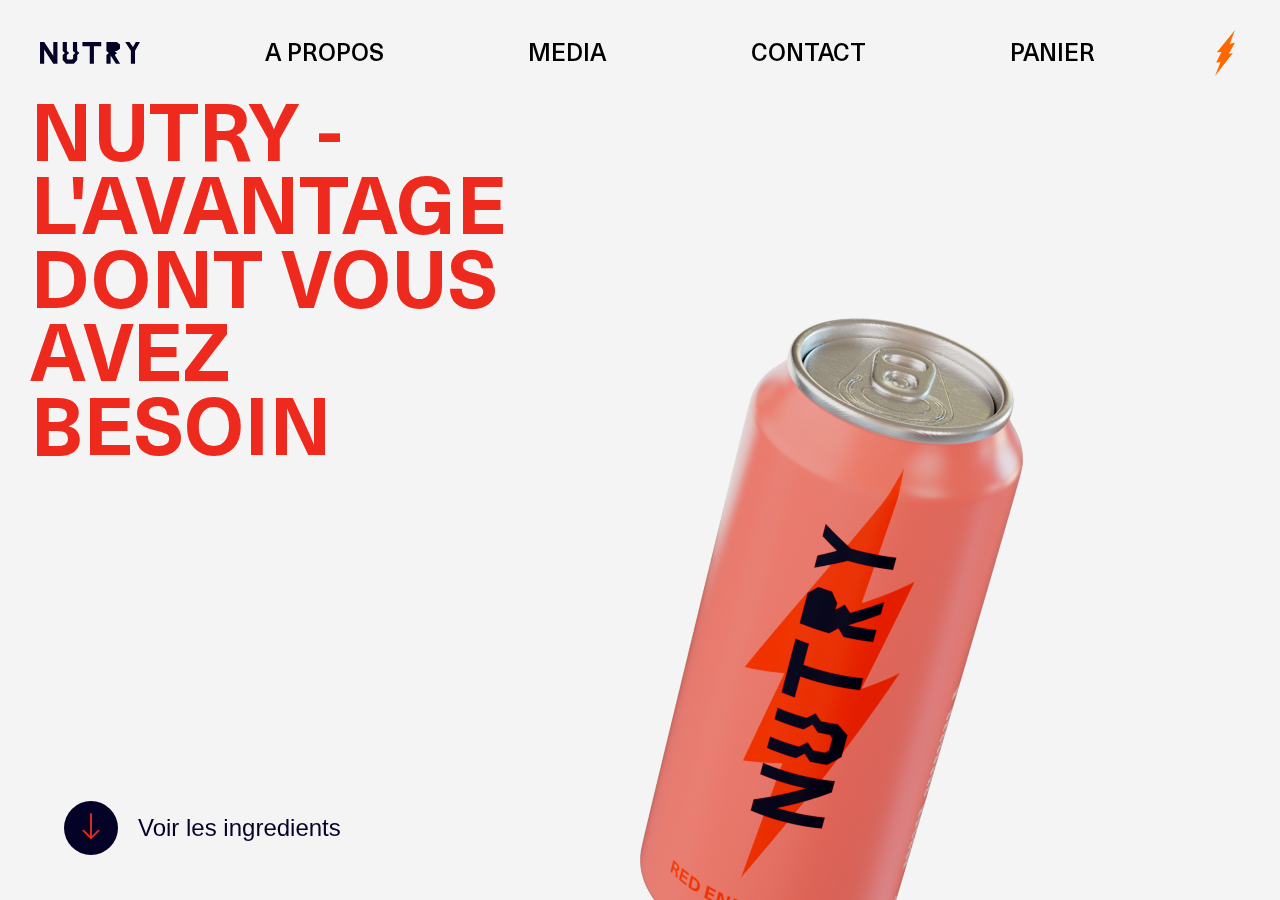
<file: index.html>
<!DOCTYPE html>
<html lang="fr">
<head>
    <meta charset="UTF-8">
    <meta name='description' content='page trop ouf'>
    <meta http-equiv="X-UA-Compatible" content="IE=edge">
    <meta name="viewport" content="width=device-width, initial-scale=1.0">
    <link rel="stylesheet" href="style/style.css">
    <link rel="stylesheet" href="./style/style_index.css">
    <link rel="stylesheet" media="screen and (min-width: 500px)" href="./style/responsive_index.css">
    <link rel="stylesheet" media="screen and (min-width: 800px)" href="./style/responsive-header.css">
    <link rel="icon" type="image/svg" href="./eclair-orange.svg"/>

    <title>NUTRY - WELCOME</title>
</head>
<body>

    <div class="menu">
        <a href="./html/tous_produits.html">ACHETER</a>
        <a href="./html/panier.html">PANIER</a>
        <a href="./html/media.html">MEDIA</a>
        <a href="./html/histoire.html">A PROPOS</a>
        <a href="./html/contact.html">CONTACT</a>

        <svg style="margin: 20px auto;" xmlns="http://www.w3.org/2000/svg" width="30" height="30" fill="#F4F4F4" class="close_cross-index close_cross" viewBox="0 0 16 16">
            <path fill-rule="evenodd" d="M13.854 2.146a.5.5 0 0 1 0 .708l-11 11a.5.5 0 0 1-.708-.708l11-11a.5.5 0 0 1 .708 0Z"/>
            <path fill-rule="evenodd" d="M2.146 2.146a.5.5 0 0 0 0 .708l11 11a.5.5 0 0 0 .708-.708l-11-11a.5.5 0 0 0-.708 0Z"/>
        </svg>
    </div>

    <header>
        
        <a href="index.html">
            <svg xmlns="http://www.w3.org/2000/svg" viewBox="0 0 150.46 32.65">
                <defs>
                    <style>
                        .cls-1 {
                            fill: #050227;
                        }
                    </style>
                </defs>
                <g id="Calque_2" data-name="Calque 2">
                    <g id="Calque_2-2" data-name="Calque 2">
                        <polygon class="cls-1"
                            points="34.17 0 34.11 13.43 37.51 16.57 34.11 19.69 34.11 27.26 39.2 32.65 50.88 32.65 55.97 27.25 55.97 19.68 59.29 16.58 55.82 13.42 55.82 0 49.56 0 49.56 13.42 53.13 16.56 49.8 19.68 49.8 25 48.1 26.39 41.9 26.39 40.37 25.03 40.37 19.68 43.89 16.56 40.43 13.39 40.43 0 34.17 0" />
                        <polygon class="cls-1"
                            points="0 32.65 0 0 6.26 0 19.95 20.76 19.95 0 26.21 0 26.21 32.65 19.95 32.65 6.25 11.27 6.25 32.65 0 32.65" />
                        <polygon class="cls-1"
                            points="63.86 0 92.14 0 92.14 6.26 81.13 6.27 81.13 32.65 74.86 32.65 74.86 6.27 63.86 6.27 63.86 0" />
                        <polygon class="cls-1"
                            points="99.98 0 99.98 13.42 103.56 16.58 99.98 19.68 99.98 32.65 106.25 32.65 106.25 20.33 114.3 32.65 120.56 32.65 112.51 19.68 115.89 16.58 112.3 13.42 115.57 13.42 120.36 10.02 120.36 3.88 115.53 0 100.42 0 99.98 0" />
                        <polygon class="cls-1"
                            points="128.27 0 136.78 13.07 136.78 32.65 143.03 32.65 143.03 13.07 150.46 0 144.22 0 139.98 7.5 134.54 0 128.27 0" />
                    </g>
                </g>
            </svg>
        </a>
        
            <a href="./html/histoire.html" class="links">A propos</a>
            <a href="./html/media.html" class="links">Media</a>
            <a href="./html/contact.html" class="links">Contact</a>
            <a href="./html/panier.html" class="links">Panier</a>
        
        <div class="eclair"><img src="./eclair-orange.svg" alt="eclair-orange"></div>

        
    </header>

    <main>
        <div class="texte_presentation">
            <p>Nutry - L'avantage dont vous avez besoin</p>
        </div>

        <div class="cannette">
            <img src="./img/FF6700.png" alt="canette_orange">
        </div>


        
    </main>


    <a href="./html/ingredient.html" class="bouton_ingredients">
        <div class="go_to_ingredients">
            <svg xmlns="http://www.w3.org/2000/svg" width="30" height="30" class="bi bi-arrow-down" viewBox="0 0 16 16">
                <path fill-rule="evenodd" d="M8 1a.5.5 0 0 1 .5.5v11.793l3.146-3.147a.5.5 0 0 1 .708.708l-4 4a.5.5 0 0 1-.708 0l-4-4a.5.5 0 0 1 .708-.708L7.5 13.293V1.5A.5.5 0 0 1 8 1z"/>
            </svg>
        </div>

        <p>Voir les ingredients</p>
    </a>


    


    <script src="./js/couleur-alea.js"></script>
    <script src="js/menu-index.js"></script>

</body>
</html>
</file>
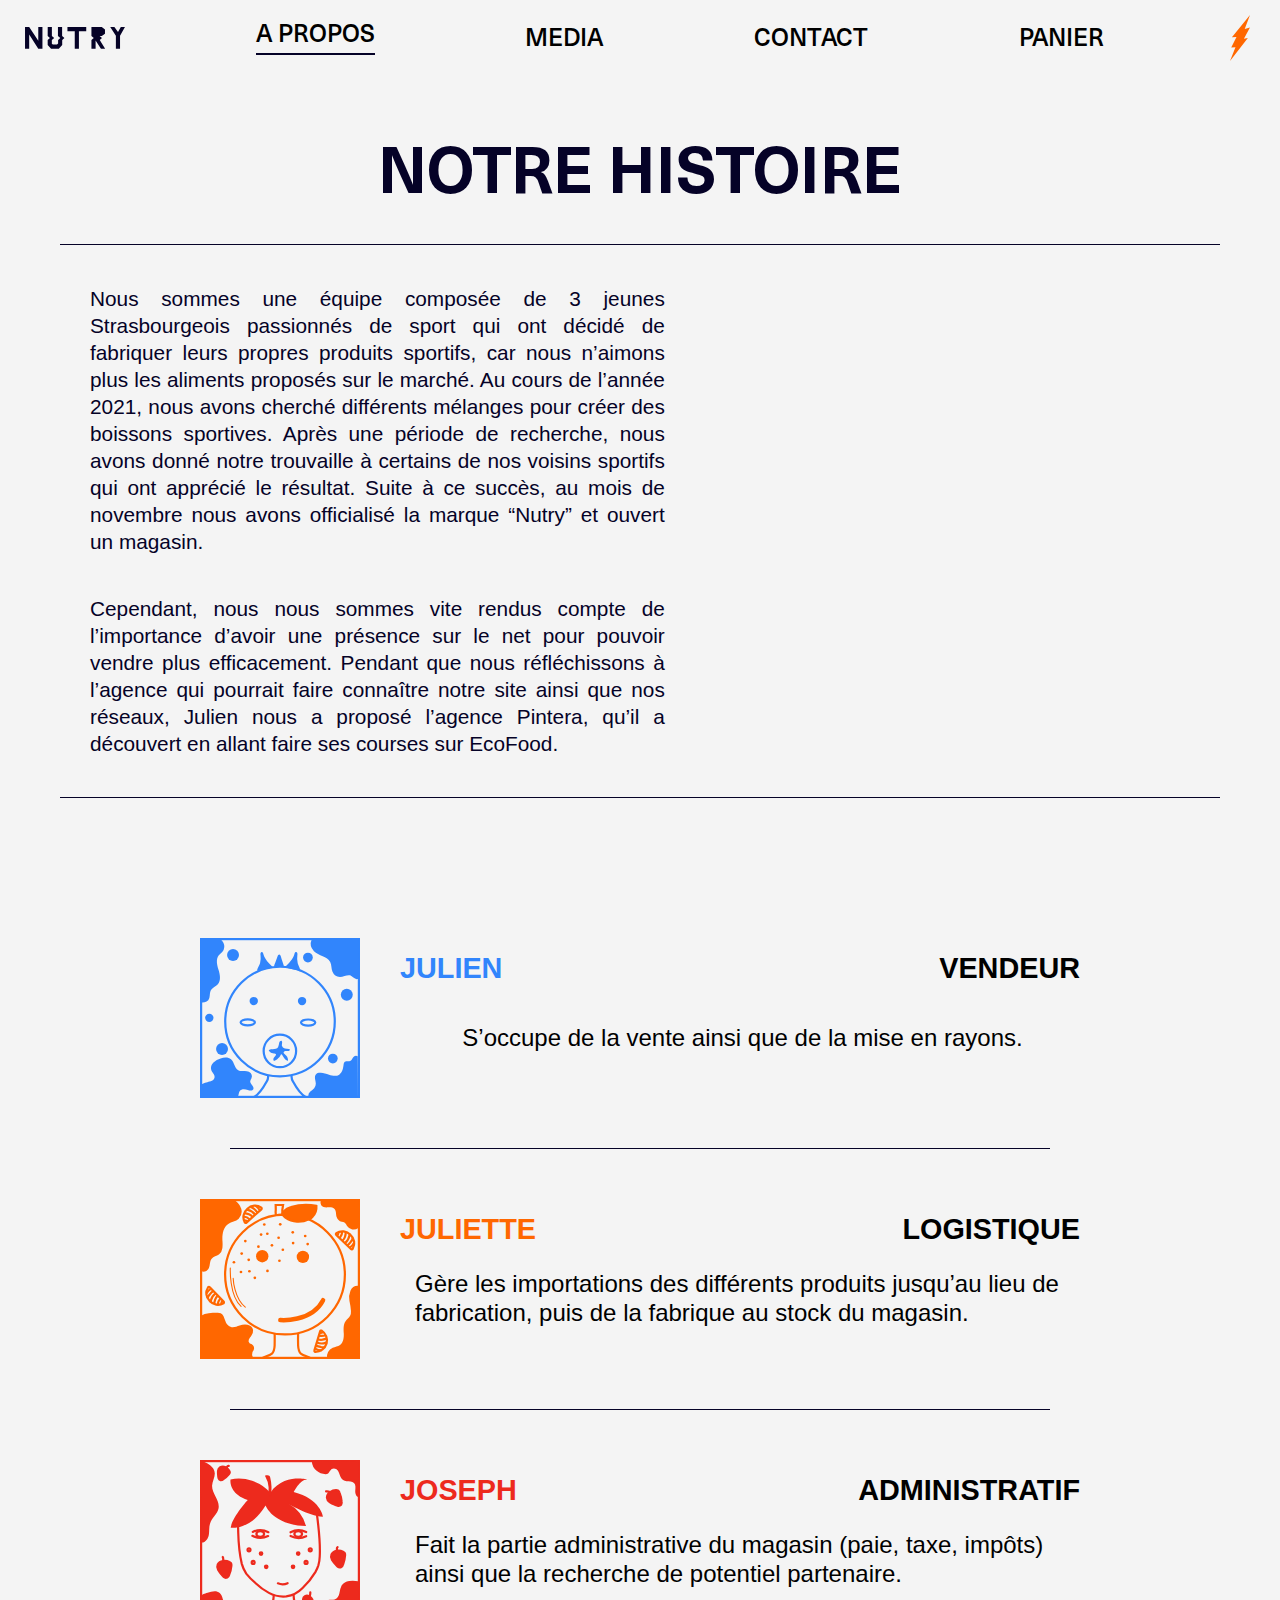
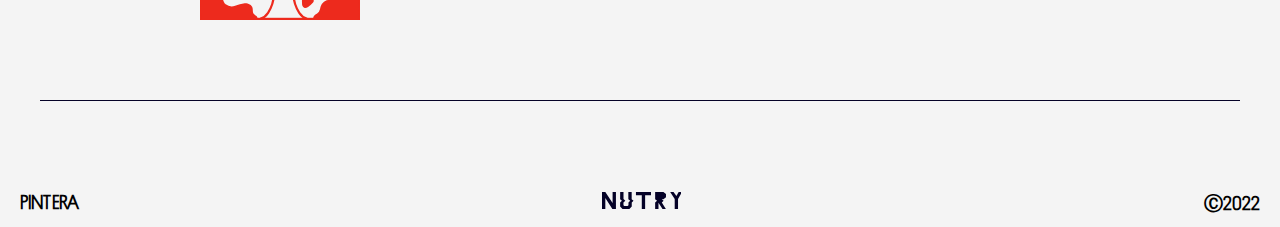
<file: html/histoire.html>
<!DOCTYPE html>
<html lang="fr">

<head>
    <meta charset="UTF-8">
    <meta http-equiv="X-UA-Compatible" content="IE=edge">
    <meta name="viewport" content="width=device-width, initial-scale=1.0">
    <meta name="description" content="Notre histoire">
    <link rel="stylesheet" href="../style/style.css">
    <link rel="stylesheet" href="../style/histoire.css">
    <link rel="stylesheet" media="screen and (min-width:800px)" href="../style/responsive-header.css">
    <link rel="stylesheet" media="screen and (min-width:800px)" href="../style/responsive_histoire.css">
    <link rel="icon" type="image/svg" href="../eclair-orange.svg"/>
    <title>NUTRY - À PROPOS</title>
</head>

<body>

    <div class="menu">
        <a href="tous_produits.html">ACHETER</a>
        <a href="panier.html">PANIER</a>
        <a href="media.html">MEDIA</a>
        <a href="histoire.html">A PROPOS</a>
        <a href="contact.html">CONTACT</a>

        <svg style="margin: 20px auto;" xmlns="http://www.w3.org/2000/svg" width="30" height="30" fill="#F4F4F4" class="close_cross" viewBox="0 0 16 16">
            <path fill-rule="evenodd" d="M13.854 2.146a.5.5 0 0 1 0 .708l-11 11a.5.5 0 0 1-.708-.708l11-11a.5.5 0 0 1 .708 0Z"/>
            <path fill-rule="evenodd" d="M2.146 2.146a.5.5 0 0 0 0 .708l11 11a.5.5 0 0 0 .708-.708l-11-11a.5.5 0 0 0-.708 0Z"/>
        </svg>
    </div>

    <header>
        <a href="../index.html">
            <svg xmlns="http://www.w3.org/2000/svg" viewBox="0 0 150.46 32.65">
                <defs>
                    <style>
                        .cls-1 {
                            fill: #050227;
                        }
                    </style>
                </defs>
                <g id="Calque_2" data-name="Calque 2">
                    <g id="Calque_2-2" data-name="Calque 2">
                        <polygon class="cls-1"
                            points="34.17 0 34.11 13.43 37.51 16.57 34.11 19.69 34.11 27.26 39.2 32.65 50.88 32.65 55.97 27.25 55.97 19.68 59.29 16.58 55.82 13.42 55.82 0 49.56 0 49.56 13.42 53.13 16.56 49.8 19.68 49.8 25 48.1 26.39 41.9 26.39 40.37 25.03 40.37 19.68 43.89 16.56 40.43 13.39 40.43 0 34.17 0" />
                        <polygon class="cls-1"
                            points="0 32.65 0 0 6.26 0 19.95 20.76 19.95 0 26.21 0 26.21 32.65 19.95 32.65 6.25 11.27 6.25 32.65 0 32.65" />
                        <polygon class="cls-1"
                            points="63.86 0 92.14 0 92.14 6.26 81.13 6.27 81.13 32.65 74.86 32.65 74.86 6.27 63.86 6.27 63.86 0" />
                        <polygon class="cls-1"
                            points="99.98 0 99.98 13.42 103.56 16.58 99.98 19.68 99.98 32.65 106.25 32.65 106.25 20.33 114.3 32.65 120.56 32.65 112.51 19.68 115.89 16.58 112.3 13.42 115.57 13.42 120.36 10.02 120.36 3.88 115.53 0 100.42 0 99.98 0" />
                        <polygon class="cls-1"
                            points="128.27 0 136.78 13.07 136.78 32.65 143.03 32.65 143.03 13.07 150.46 0 144.22 0 139.98 7.5 134.54 0 128.27 0" />
                    </g>
                </g>
            </svg>
        </a>

        <a href="histoire.html"  style="border-bottom: 2px solid var(--dark_blue); padding-bottom: 5px;"  class="links">A propos</a>
        <a href="media.html" class="links">Media</a>
        <a href="contact.html" class="links">Contact</a>
        <a href="panier.html" class="links">Panier</a>

        <div class="eclair"><img src="../img/eclair-orange.svg" alt="eclair-orange"></div>

    </header>

    <main>
        <h1>NOTRE HISTOIRE</h1>
        <div class="texte">
            <p #id="premier">
                Nous sommes une équipe composée de 3 jeunes Strasbourgeois passionnés de sport qui ont décidé de
                fabriquer leurs propres produits sportifs, car nous n’aimons plus les aliments proposés sur le marché.
                Au cours de l’année 2021, nous avons cherché différents mélanges pour créer des boissons sportives.
                Après une période de recherche, nous avons donné notre trouvaille à certains de nos voisins sportifs qui
                ont apprécié le résultat. Suite à ce succès, au mois de novembre nous avons officialisé la marque
                “Nutry” et ouvert un magasin.
            </p>
            <p id="deux">Cependant, nous nous sommes vite rendus compte de l’importance d’avoir une présence sur le net
                pour pouvoir vendre plus efficacement. Pendant que nous réfléchissons à l’agence qui pourrait faire
                connaître notre site ainsi que nos réseaux, Julien nous a proposé l’agence Pintera, qu’il a découvert en
                allant faire ses courses sur EcoFood.</p>
        </div>

        <div id="haut"></div>

        <div class="gens_container">
            <div class="gens">
                <div class="image">
                    <img src="../img/myrtille-julien.svg" alt="myrtille" width="311px" height="312px">
                </div>
                <div class="presentation">
                    <div class="nom">
                        <span style="color: rgb(49, 133, 252);">
                            <div>JULIEN</div>
                        </span>
                        <div>VENDEUR</div>
                    </div>
                    <div class="job">
                        <p>S’occupe de la vente ainsi que de la mise en rayons.</p>
                    </div>
                </div>
            </div>
            <div id="ligne"></div>
            <div class="gens">
                <div class="image">
                    <img src="../img/orange-juliette.svg" alt="myrtille" width="311px" height="312px">
                </div>
                <div class="presentation">
                    <div class="nom">
                        <span style="color:rgb(255, 103, 0);">
                            <div>JULIETTE</div>
                        </span>
                        <div>LOGISTIQUE</div>
                    </div>
                    <div class="job">
                        <p>Gère les importations des différents produits jusqu’au lieu de fabrication, puis de la
                            fabrique
                            au stock du magasin.</p>
                    </div>
                </div>
            </div>
            <div id="ligne"></div>
            <div class="gens">
                <div class="image">
                    <img src="../img/fraise-joseph.svg" alt="myrtille" width="311px" height="312px">
                </div>
                <div class="presentation">
                    <div class="nom">
                        <span style="color: rgb(237, 42, 29);">
                            <div>JOSEPH</div>
                        </span>
                        <div>ADMINISTRATIF</div>
                    </div>
                    <div class="job">
                        <p>Fait la partie administrative du magasin (paie, taxe, impôts) ainsi que la recherche de
                            potentiel
                            partenaire.
                    </div>
                </div>
            </div>
        </div>
    </main>
    <div id="haut"></div>
    <footer>
        <div>PINTERA</div>
        <div id="image">
            <svg xmlns="http://www.w3.org/2000/svg" viewBox="0 0 150.46 32.65">
                <defs>
                    <style>
                        .cls-1 {
                            fill: #050227;
                        }
                    </style>
                </defs>
                <g id="Calque_2" data-name="Calque 2">
                    <g id="Calque_2-2" data-name="Calque 2">
                        <polygon class="cls-1"
                            points="34.17 0 34.11 13.43 37.51 16.57 34.11 19.69 34.11 27.26 39.2 32.65 50.88 32.65 55.97 27.25 55.97 19.68 59.29 16.58 55.82 13.42 55.82 0 49.56 0 49.56 13.42 53.13 16.56 49.8 19.68 49.8 25 48.1 26.39 41.9 26.39 40.37 25.03 40.37 19.68 43.89 16.56 40.43 13.39 40.43 0 34.17 0" />
                        <polygon class="cls-1"
                            points="0 32.65 0 0 6.26 0 19.95 20.76 19.95 0 26.21 0 26.21 32.65 19.95 32.65 6.25 11.27 6.25 32.65 0 32.65" />
                        <polygon class="cls-1"
                            points="63.86 0 92.14 0 92.14 6.26 81.13 6.27 81.13 32.65 74.86 32.65 74.86 6.27 63.86 6.27 63.86 0" />
                        <polygon class="cls-1"
                            points="99.98 0 99.98 13.42 103.56 16.58 99.98 19.68 99.98 32.65 106.25 32.65 106.25 20.33 114.3 32.65 120.56 32.65 112.51 19.68 115.89 16.58 112.3 13.42 115.57 13.42 120.36 10.02 120.36 3.88 115.53 0 100.42 0 99.98 0" />
                        <polygon class="cls-1"
                            points="128.27 0 136.78 13.07 136.78 32.65 143.03 32.65 143.03 13.07 150.46 0 144.22 0 139.98 7.5 134.54 0 128.27 0" />
                    </g>
                </g>
            </svg>
        </div>
        <div>Ⓒ2022</div>
    </footer>

    <script src="../js/menu.js"></script>
</body>

</html>
</file>
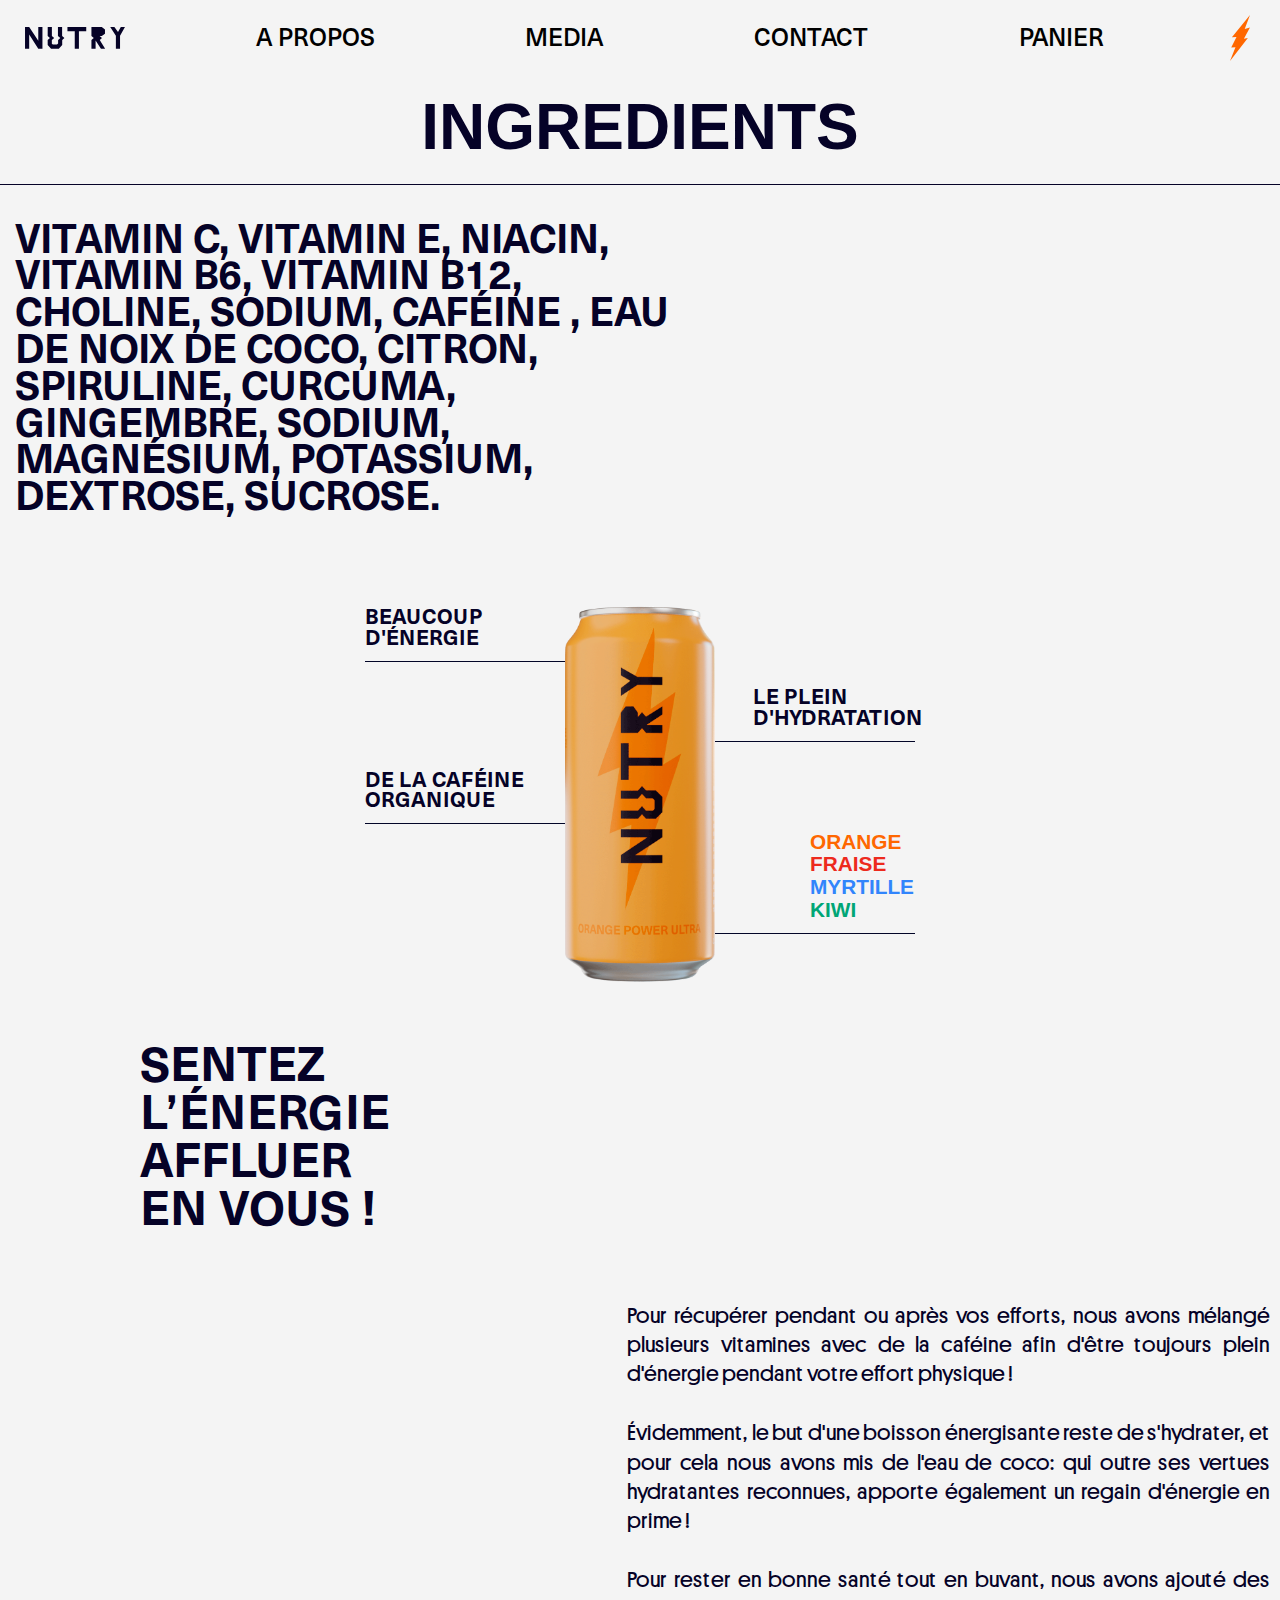
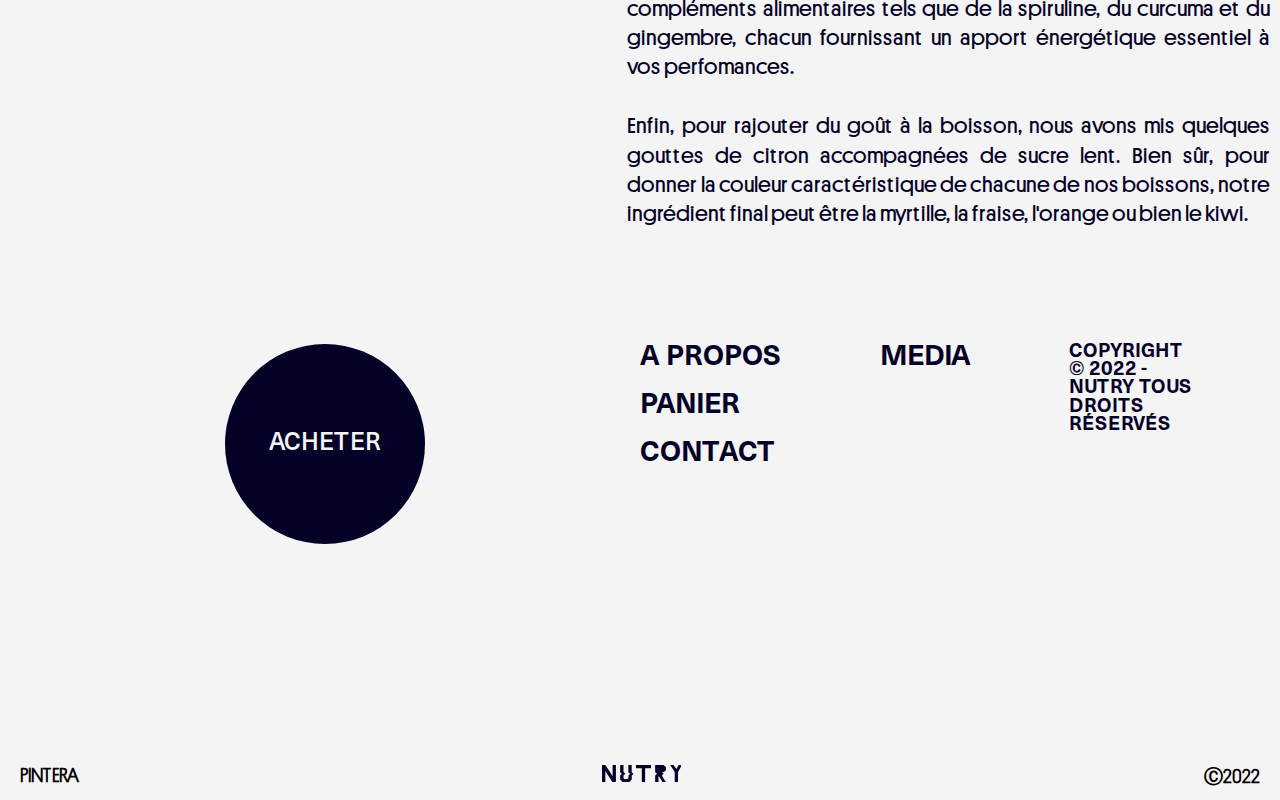
<file: html/ingredient.html>
<!DOCTYPE html>
<html lang="fr">

<head>
    <meta charset="UTF-8">
    <meta http-equiv="X-UA-Compatible" content="IE=edge">
    <meta name="viewport" content="width=device-width, initial-scale=1.0">
    <link rel="stylesheet" href="../style/style.css">
    <meta name="description" content="Les ingrédients de nos boissons">
    <link rel="stylesheet" href="../style/ingredient.css">
    <link rel="stylesheet" media="screen and (min-width: 800px)" href="../style/responsive-header.css">
    <link rel="stylesheet" media="screen and (min-width: 800px)" href="../style/responsive_ingredient.css">
    <link rel="stylesheet" href="../style/repsonsive_contact.css">
    <link rel="stylesheet" href="../style/contact.css">

    <link rel="icon" type="image/svg" href="../eclair-orange.svg"/>
    <title>NUTRY - INGREDIENTS</title>
</head>

<body>
    <div class="menu">
        <a href="tous_produits.html">ACHETER</a>
        <a href="panier.html">PANIER</a>
        <a href="media.html">MEDIA</a>
        <a href="histoire.html">A PROPOS</a>
        <a href="contact.html">CONTACT</a>

        <svg style="margin: 20px auto;" xmlns="http://www.w3.org/2000/svg" width="30" height="30" fill="#F4F4F4" class="close_cross" viewBox="0 0 16 16">
            <path fill-rule="evenodd" d="M13.854 2.146a.5.5 0 0 1 0 .708l-11 11a.5.5 0 0 1-.708-.708l11-11a.5.5 0 0 1 .708 0Z"/>
            <path fill-rule="evenodd" d="M2.146 2.146a.5.5 0 0 0 0 .708l11 11a.5.5 0 0 0 .708-.708l-11-11a.5.5 0 0 0-.708 0Z"/>
        </svg>
    </div>

    <header>
        <a href="../index.html">
            <svg xmlns="http://www.w3.org/2000/svg" viewBox="0 0 150.46 32.65">
                <defs>
                    <style>
                        .cls-1 {
                            fill: #050227;
                        }
                    </style>
                </defs>
                <g id="Calque_2" data-name="Calque 2">
                    <g id="Calque_2-2" data-name="Calque 2">
                        <polygon class="cls-1"
                            points="34.17 0 34.11 13.43 37.51 16.57 34.11 19.69 34.11 27.26 39.2 32.65 50.88 32.65 55.97 27.25 55.97 19.68 59.29 16.58 55.82 13.42 55.82 0 49.56 0 49.56 13.42 53.13 16.56 49.8 19.68 49.8 25 48.1 26.39 41.9 26.39 40.37 25.03 40.37 19.68 43.89 16.56 40.43 13.39 40.43 0 34.17 0" />
                        <polygon class="cls-1"
                            points="0 32.65 0 0 6.26 0 19.95 20.76 19.95 0 26.21 0 26.21 32.65 19.95 32.65 6.25 11.27 6.25 32.65 0 32.65" />
                        <polygon class="cls-1"
                            points="63.86 0 92.14 0 92.14 6.26 81.13 6.27 81.13 32.65 74.86 32.65 74.86 6.27 63.86 6.27 63.86 0" />
                        <polygon class="cls-1"
                            points="99.98 0 99.98 13.42 103.56 16.58 99.98 19.68 99.98 32.65 106.25 32.65 106.25 20.33 114.3 32.65 120.56 32.65 112.51 19.68 115.89 16.58 112.3 13.42 115.57 13.42 120.36 10.02 120.36 3.88 115.53 0 100.42 0 99.98 0" />
                        <polygon class="cls-1"
                            points="128.27 0 136.78 13.07 136.78 32.65 143.03 32.65 143.03 13.07 150.46 0 144.22 0 139.98 7.5 134.54 0 128.27 0" />
                    </g>
                </g>
            </svg>
        </a>

        <a href="histoire.html" class="links">A propos</a>
        <a href="media.html" class="links">Media</a>
        <a href="contact.html" class="links">Contact</a>
        <a href="panier.html" class="links">Panier</a>

        <div class="eclair"><img src="../img/eclair-orange.svg" alt="eclair-orange"></div>

    </header>
    <h1>INGREDIENTS</h1>

    <main>
        <p id="premier">Vitamin C, Vitamin E, Niacin, Vitamin B6, Vitamin B12, Choline, Sodium, caféine , eau de noix de
            coco,
            citron, spiruline, curcuma, gingembre, sodium, magnésiuM, potassium, dextrose, sucrose.
        </p>
        <div class="canette_flex">
            <div class="canette_dimension">
                <div class="colone1">
                    <div class="canette_descri" id="one">
                        <p id="texte">
                            BEAUCOUP <br> D'ÉNERGIE
                        </p>
                    </div>
                    <div class="canette_descri" id="two">
                        <p id="texte">
                            DE LA CAFÉINE <br> ORGANIQUE
                        </p>
                    </div>
                </div>
                <div class="contenueDeMerde">
                    <img src="../img/ORANGE_FACE_ESSAI_2.png" alt="Canette orange" width="455px" height="1250px">
                </div>
                <div class="colone2">
                    <div class="canette_descri" id="three">
                        <div class="decalageG" id="exception">
                            <p id="texte">
                                LE PLEIN <br> D'HYDRATATION
                            </p>
                        </div>
                    </div>
                    <div class="canette_descri" id="four">
                        <div class="decalageG">
                            <p id="texte">
                                <span style="color:rgb(255, 103, 0);">ORANGE</span> <br>
                                <span style="color: rgb(237, 42, 29);">FRAISE</span> <br>
                                <span style="color: rgb(49, 133, 252);">MYRTILLE </span> <br>
                                <span style="color: rgb(0, 166, 118);">KIWI</span>
                            </p>
                        </div>
                    </div>
                </div>
            </div>
        </div>

        <p id="deuxieme">
            Sentez <br> l’énergie <br> affluer <br>
            en vous !
        </p>

        <p id="troisieme">
            Pour récupérer pendant ou après vos efforts, nous avons mélangé plusieurs vitamines avec de la caféine afin
            d'être toujours plein d'énergie pendant votre effort physique !
        </p>
        <p id="troisieme">
            Évidemment, le but d'une boisson énergisante reste de s'hydrater, et pour cela nous avons mis de l'eau de
            coco: qui outre ses vertues hydratantes reconnues, apporte également un regain d'énergie en prime !
        </p>
        <p id="troisieme">
            Pour rester en bonne santé tout en buvant, nous avons ajouté des compléments alimentaires tels que de la
            spiruline, du curcuma et du gingembre, chacun fournissant un apport énergétique essentiel à vos perfomances.
        </p>
        <p id="troisieme">
            Enfin, pour rajouter du goût à la boisson, nous avons mis quelques gouttes de citron accompagnées de sucre
            lent. Bien sûr, pour donner la couleur caractéristique de chacune de nos boissons, notre ingrédient final
            peut être la myrtille, la fraise, l'orange ou bien le kiwi.
        </p>




        <div class="bas_options">
            <div><a href="./tous_produits.html" style="text-decoration: none;"><p id="bouton_acheter">Acheter</p></a></div>

            <div>
                <div style="display: flex; flex-direction: column;">
                    <a href="./histoire.html">A propos</a>
                    <a href="./panier.html">Panier</a>
                    <a href="./contact.html">Contact</a>
                </div>

                <div>
                    <a href="./media.html">Media</a>
                </div>

                <p id="copyright">
                    COPYRIGHT © 2022 - NUTRY tous droits réservés</p>
                </div>
            </div>
        </div>




            
    </main>
    <footer>
        <div>PINTERA</div>
        <div id="image">
            <svg xmlns="http://www.w3.org/2000/svg" viewBox="0 0 150.46 32.65">
                <defs>
                    <style>
                        .cls-1 {
                            fill: #050227;
                        }
                    </style>
                </defs>
                <g id="Calque_2" data-name="Calque 2">
                    <g id="Calque_2-2" data-name="Calque 2">
                        <polygon class="cls-1"
                            points="34.17 0 34.11 13.43 37.51 16.57 34.11 19.69 34.11 27.26 39.2 32.65 50.88 32.65 55.97 27.25 55.97 19.68 59.29 16.58 55.82 13.42 55.82 0 49.56 0 49.56 13.42 53.13 16.56 49.8 19.68 49.8 25 48.1 26.39 41.9 26.39 40.37 25.03 40.37 19.68 43.89 16.56 40.43 13.39 40.43 0 34.17 0" />
                        <polygon class="cls-1"
                            points="0 32.65 0 0 6.26 0 19.95 20.76 19.95 0 26.21 0 26.21 32.65 19.95 32.65 6.25 11.27 6.25 32.65 0 32.65" />
                        <polygon class="cls-1"
                            points="63.86 0 92.14 0 92.14 6.26 81.13 6.27 81.13 32.65 74.86 32.65 74.86 6.27 63.86 6.27 63.86 0" />
                        <polygon class="cls-1"
                            points="99.98 0 99.98 13.42 103.56 16.58 99.98 19.68 99.98 32.65 106.25 32.65 106.25 20.33 114.3 32.65 120.56 32.65 112.51 19.68 115.89 16.58 112.3 13.42 115.57 13.42 120.36 10.02 120.36 3.88 115.53 0 100.42 0 99.98 0" />
                        <polygon class="cls-1"
                            points="128.27 0 136.78 13.07 136.78 32.65 143.03 32.65 143.03 13.07 150.46 0 144.22 0 139.98 7.5 134.54 0 128.27 0" />
                    </g>
                </g>
            </svg>
        </div>
        <div>Ⓒ2022</div>
    </footer>

    <script src="../js/menu.js"></script>
</body>

</html>
</file>
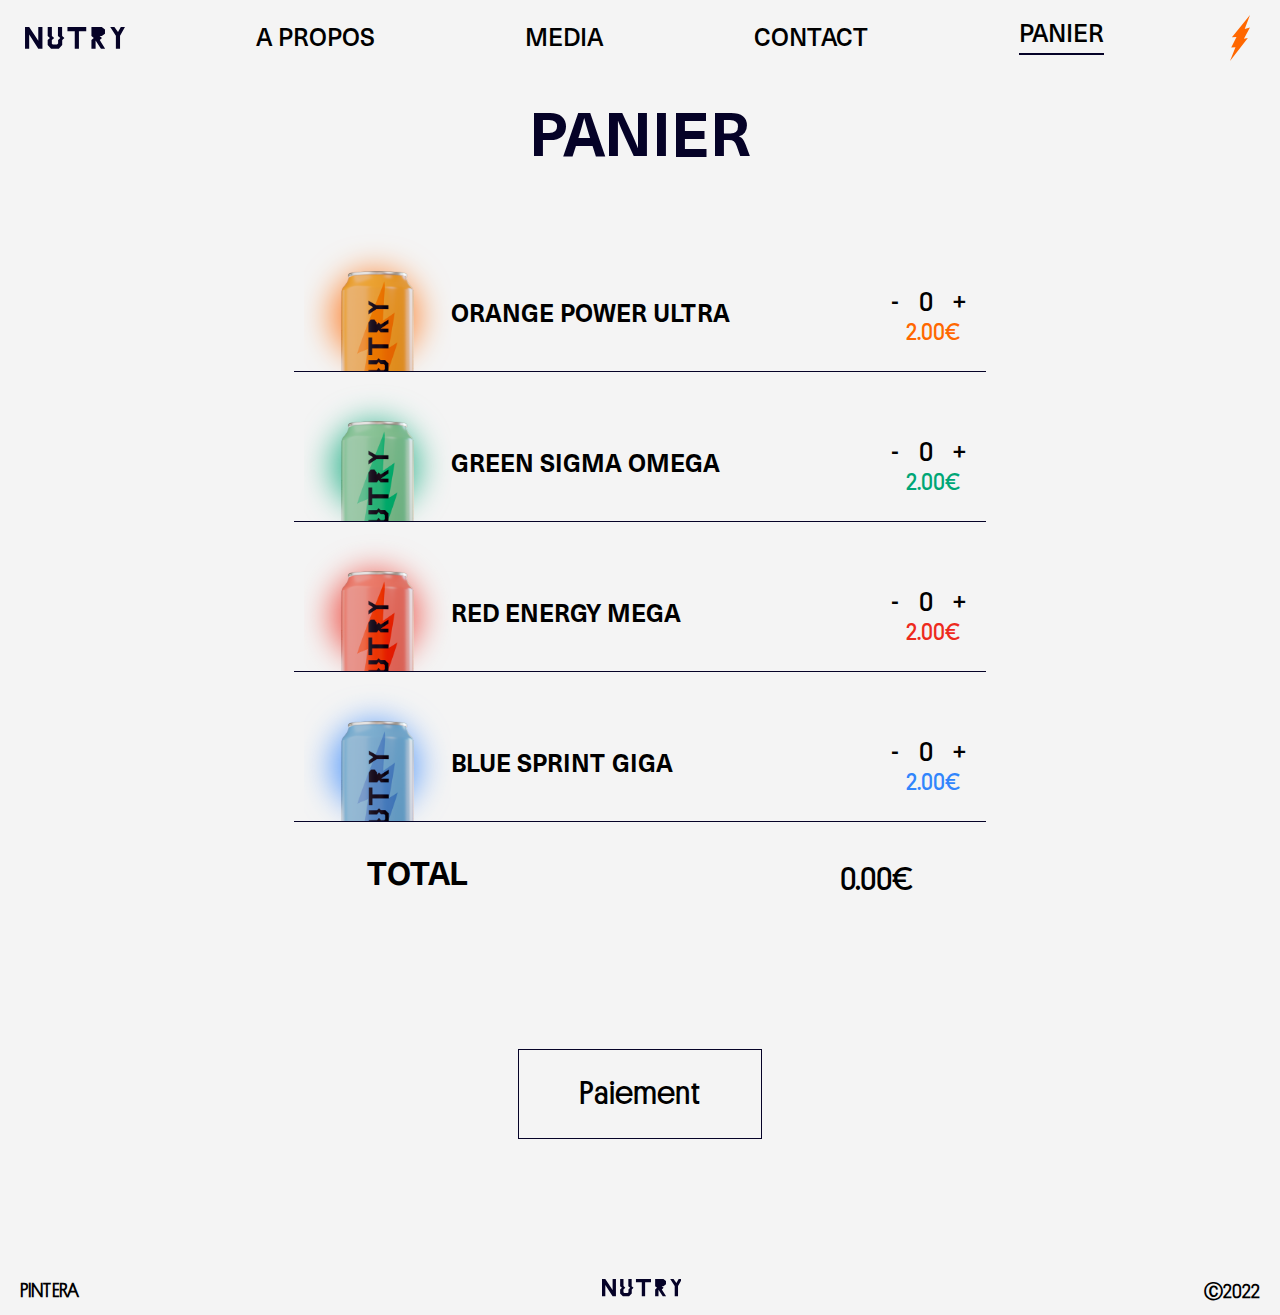
<file: html/panier.html>
<!DOCTYPE html>
<html lang="fr">

<head>
    <meta charset="UTF-8">
    <meta http-equiv="X-UA-Compatible" content="IE=edge">
    <meta name="description" content="votre panier">
    <meta name="viewport" content="width=device-width, initial-scale=1.0">
    <link rel="stylesheet" href="../style/style.css">
    <link rel="stylesheet" media="screen and (min-width: 800px)" href="../style/responsive-header.css">
    <link rel="stylesheet" media="screen and (min-width: 800px)" href="../style/responsive_panier.css">
    <link rel="icon" type="image/svg" href="../eclair-orange.svg"/>
    <link rel="stylesheet" href="../style/panier.css">
    <title>NUTRY - PANIER</title>
</head>

<body>
    <div class="menu">
        <a href="tous_produits.html">ACHETER</a>
        <a href="panier.html">PANIER</a>
        <a href="media.html">MEDIA</a>
        <a href="histoire.html">A PROPOS</a>
        <a href="contact.html">CONTACT</a>

        <svg style="margin: 20px auto;" xmlns="http://www.w3.org/2000/svg" width="30" height="30" fill="#F4F4F4" class="close_cross" viewBox="0 0 16 16">
            <path fill-rule="evenodd" d="M13.854 2.146a.5.5 0 0 1 0 .708l-11 11a.5.5 0 0 1-.708-.708l11-11a.5.5 0 0 1 .708 0Z"/>
            <path fill-rule="evenodd" d="M2.146 2.146a.5.5 0 0 0 0 .708l11 11a.5.5 0 0 0 .708-.708l-11-11a.5.5 0 0 0-.708 0Z"/>
        </svg>
    </div>

    <header>
        <a href="../index.html">
            <svg xmlns="http://www.w3.org/2000/svg" viewBox="0 0 150.46 32.65">
                <defs>
                    <style>
                        .cls-1 {
                            fill: #050227;
                        }
                    </style>
                </defs>
                <g id="Calque_2" data-name="Calque 2">
                    <g id="Calque_2-2" data-name="Calque 2">
                        <polygon class="cls-1"
                            points="34.17 0 34.11 13.43 37.51 16.57 34.11 19.69 34.11 27.26 39.2 32.65 50.88 32.65 55.97 27.25 55.97 19.68 59.29 16.58 55.82 13.42 55.82 0 49.56 0 49.56 13.42 53.13 16.56 49.8 19.68 49.8 25 48.1 26.39 41.9 26.39 40.37 25.03 40.37 19.68 43.89 16.56 40.43 13.39 40.43 0 34.17 0" />
                        <polygon class="cls-1"
                            points="0 32.65 0 0 6.26 0 19.95 20.76 19.95 0 26.21 0 26.21 32.65 19.95 32.65 6.25 11.27 6.25 32.65 0 32.65" />
                        <polygon class="cls-1"
                            points="63.86 0 92.14 0 92.14 6.26 81.13 6.27 81.13 32.65 74.86 32.65 74.86 6.27 63.86 6.27 63.86 0" />
                        <polygon class="cls-1"
                            points="99.98 0 99.98 13.42 103.56 16.58 99.98 19.68 99.98 32.65 106.25 32.65 106.25 20.33 114.3 32.65 120.56 32.65 112.51 19.68 115.89 16.58 112.3 13.42 115.57 13.42 120.36 10.02 120.36 3.88 115.53 0 100.42 0 99.98 0" />
                        <polygon class="cls-1"
                            points="128.27 0 136.78 13.07 136.78 32.65 143.03 32.65 143.03 13.07 150.46 0 144.22 0 139.98 7.5 134.54 0 128.27 0" />
                    </g>
                </g>
            </svg>
        </a>

        <a href="histoire.html" class="links">A propos</a>
        <a href="media.html" class="links">Media</a>
        <a href="contact.html" class="links">Contact</a>
        <a href="panier.html" class="links" style="border-bottom: 2px solid var(--dark_blue); padding-bottom: 5px;">Panier</a>

        <div class="eclair"><img src="../img/eclair-orange.svg" alt="eclair-orange"></div>

    </header>
    


    <main>

        <h1>PANIER</h1>

        <div class="panier_container">


            <div class="bloc_panier">
                <div class="panier_img">
                    <img class="visible" src="../img/ORANGE_FACE_resized.png" >
                    <img class="hidden"  style="display: none;" src="../img/ORANGE_PACKAGE_resized.png" alt="packet-rouge">
                    <div style="background-color: var(--orange);" class='fond'></div>
                </div>



                <div class="panier_info">
                    <h1>Orange Power Ultra</h1>

                    <div class="panier_action">
                        <div><span class="moins">-</span><span class="quantite">0</span><span class="plus">+</span></div>
                        <p style="color: var(--orange);">2.00€</p>
                    </div>

                </div>




            </div>


        </div>








        <div class="panier_container">


            <div class="bloc_panier">
                <div class="panier_img">
                    <img  class="visible"src="../img/GREEN_FACE_resized.png" >
                    <img class="hidden"  style="display: none;" src="../img/GREEN_PACKAGE_resized.png" alt="packet-rouge">
                    <div style="background-color: var(--green);" class='fond'></div>
                </div>



                <div class="panier_info">
                    <h1>GREEN SIGMA OMEGA</h1>

                    <div class="panier_action">
                        <div><span class="moins">-</span><span class="quantite">0</span><span class="plus">+</span></div>
                        <p style="color: var(--green);">2.00€</p>
                       
                    </div>

                </div>




            </div>


        </div>



        <div class="panier_container">


            <div class="bloc_panier">
                <div class="panier_img">
                    <img  class="visible"src="../img/RED_FACE_resized.png" >
                    <img class="hidden" style="display: none;"  src="../img/RED_PACKAGE_resized.png" alt="packet-rouge">
                    <div style="background-color: var(--red);" class='fond'></div>
                </div>



                <div class="panier_info">
                    <h1>RED ENERGY MEGA</h1>

                    <div class="panier_action">
                        <div><span class="moins">-</span><span class="quantite">0</span><span class="plus">+</span></div>
                        <p style="color: var(--red);">2.00€</p>
                    </div>

                </div>




            </div>


        </div>



        <div class="panier_container">


            <div class="bloc_panier">
                <div class="panier_img">
                    <img  class="visible" src="../img/BLUE_FACE_resized.png" >
                    <img class="hidden" style="display: none;"  src="../img/BLUE_PACKAGE_resized.png" alt="packet-rouge">
                    <div style="background-color: var(--azure_blue);" class='fond'></div>
                </div>



                <div class="panier_info">
                    <h1>BLUE SPRINT GIGA</h1>

                    <div class="panier_action">
                        <div><span class="moins">-</span><span class="quantite">0</span><span class="plus">+</span></div>
                        <p style="color: var(--azure_blue);">2.00€</p>
                    </div>

                </div>




            </div>


        </div>


        <div class="bas_panier">
            <div class="total">
                <p>Total</p>

                <p>0.00€</p>
            </div>

            <div class="bouton_payement">
                <button>Paiement</button>
            </div>
        
        </div>




        

        <div class="payement">
            <div>
                <div>
                    <p>Sous-total</p>
                    <p class="sous_total">0.00 €</p>
                </div>
                <div>
                    <p>Livraison</p>
                    <p id="livraison">5.00 €</p>
                </div>
                <div>
                    <p>Promotions</p>
                    <p>0.00 €</p>
                </div>
            </div>


            <div id="total_payement">
                <p>Total</p>
                <p class="total_final">0.00 €</p>
            </div>

            <div class="payement_action">
                <div>
                    <select name="">
                        <option value="">ApplePay</option>
                        <option value="">CB</option>
                        <option value="">PayPal</option>
                    </select>

                    <button>Payer</button>
                </div>

                <button class="valide">Valider la commande</button>

                <p id="resultat"></p>

                <svg xmlns="http://www.w3.org/2000/svg" width="50" height="50" fill="currentColor" class="bi bi-x-lg" viewBox="0 0 16 16">
                    <path fill-rule="evenodd" d="M13.854 2.146a.5.5 0 0 1 0 .708l-11 11a.5.5 0 0 1-.708-.708l11-11a.5.5 0 0 1 .708 0Z"/>
                    <path fill-rule="evenodd" d="M2.146 2.146a.5.5 0 0 0 0 .708l11 11a.5.5 0 0 0 .708-.708l-11-11a.5.5 0 0 0-.708 0Z"/>
                  </svg>
            </div>
        </div>


    </main>





    <footer>
        <div>PINTERA</div>
        <div id="image">
            <svg xmlns="http://www.w3.org/2000/svg" viewBox="0 0 150.46 32.65">
                <defs>
                    <style>
                        .cls-1 {
                            fill: #050227;
                        }
                    </style>
                </defs>
                <g id="Calque_2" data-name="Calque 2">
                    <g id="Calque_2-2" data-name="Calque 2">
                        <polygon class="cls-1"
                            points="34.17 0 34.11 13.43 37.51 16.57 34.11 19.69 34.11 27.26 39.2 32.65 50.88 32.65 55.97 27.25 55.97 19.68 59.29 16.58 55.82 13.42 55.82 0 49.56 0 49.56 13.42 53.13 16.56 49.8 19.68 49.8 25 48.1 26.39 41.9 26.39 40.37 25.03 40.37 19.68 43.89 16.56 40.43 13.39 40.43 0 34.17 0" />
                        <polygon class="cls-1"
                            points="0 32.65 0 0 6.26 0 19.95 20.76 19.95 0 26.21 0 26.21 32.65 19.95 32.65 6.25 11.27 6.25 32.65 0 32.65" />
                        <polygon class="cls-1"
                            points="63.86 0 92.14 0 92.14 6.26 81.13 6.27 81.13 32.65 74.86 32.65 74.86 6.27 63.86 6.27 63.86 0" />
                        <polygon class="cls-1"
                            points="99.98 0 99.98 13.42 103.56 16.58 99.98 19.68 99.98 32.65 106.25 32.65 106.25 20.33 114.3 32.65 120.56 32.65 112.51 19.68 115.89 16.58 112.3 13.42 115.57 13.42 120.36 10.02 120.36 3.88 115.53 0 100.42 0 99.98 0" />
                        <polygon class="cls-1"
                            points="128.27 0 136.78 13.07 136.78 32.65 143.03 32.65 143.03 13.07 150.46 0 144.22 0 139.98 7.5 134.54 0 128.27 0" />
                    </g>
                </g>
            </svg>
        </div>
        <div>Ⓒ2022</div>
    </footer>

    <script src="../js/liens.js"></script>
    <script src="../js/panier.js"></script>
    <script src="../js/menu.js"></script>
</body>

</html>
</file>
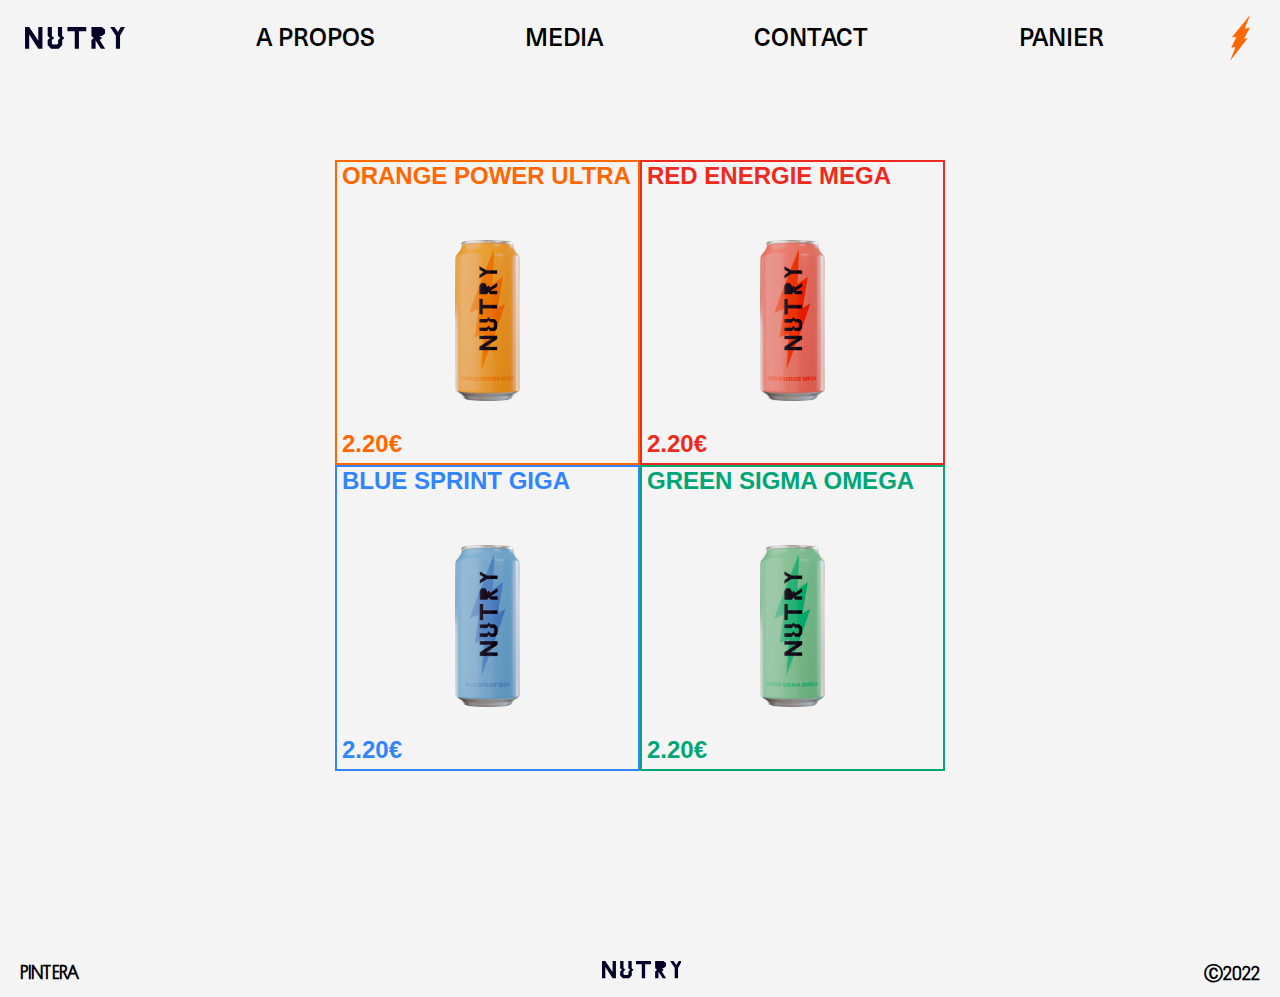
<file: html/tous_produits.html>
<!DOCTYPE html>
<html lang="fr">

<head>
    <meta charset="UTF-8">
    <meta http-equiv="X-UA-Compatible" content="IE=edge">
    <meta name="viewport" content="width=device-width, initial-scale=1.0">
    <link rel="stylesheet" href="../style/style.css">
    <link rel="stylesheet" href="../style/tous_produits.css">
    <link rel="stylesheet" media="screen and (min-width: 500px)" href="../style/responsive_tous_produits.css">
    <link rel="stylesheet" media="screen and (min-width: 800px)" href="../style/responsive-header.css">
    <link rel="icon" type="image/svg" href="../eclair-orange.svg"/>
    <title>NUTRY - PRODUITS</title>
</head>

<body>
    <div class="menu">
        <a href="tous_produits.html">ACHETER</a>
        <a href="panier.html">PANIER</a>
        <a href="media.html">MEDIA</a>
        <a href="histoire.html">A PROPOS</a>
        <a href="contact.html">CONTACT</a>

        <svg style="margin: 20px auto;" xmlns="http://www.w3.org/2000/svg" width="30" height="30" fill="#F4F4F4" class="close_cross" viewBox="0 0 16 16">
            <path fill-rule="evenodd" d="M13.854 2.146a.5.5 0 0 1 0 .708l-11 11a.5.5 0 0 1-.708-.708l11-11a.5.5 0 0 1 .708 0Z"/>
            <path fill-rule="evenodd" d="M2.146 2.146a.5.5 0 0 0 0 .708l11 11a.5.5 0 0 0 .708-.708l-11-11a.5.5 0 0 0-.708 0Z"/>
        </svg>
    </div>
    <header>
        <a href="../index.html">
            <svg xmlns="http://www.w3.org/2000/svg" viewBox="0 0 150.46 32.65">
                <defs>
                    <style>
                        .cls-1 {
                            fill: #050227;
                        }
                    </style>
                </defs>
                <g id="Calque_2" data-name="Calque 2">
                    <g id="Calque_2-2" data-name="Calque 2">
                        <polygon class="cls-1"
                            points="34.17 0 34.11 13.43 37.51 16.57 34.11 19.69 34.11 27.26 39.2 32.65 50.88 32.65 55.97 27.25 55.97 19.68 59.29 16.58 55.82 13.42 55.82 0 49.56 0 49.56 13.42 53.13 16.56 49.8 19.68 49.8 25 48.1 26.39 41.9 26.39 40.37 25.03 40.37 19.68 43.89 16.56 40.43 13.39 40.43 0 34.17 0" />
                        <polygon class="cls-1"
                            points="0 32.65 0 0 6.26 0 19.95 20.76 19.95 0 26.21 0 26.21 32.65 19.95 32.65 6.25 11.27 6.25 32.65 0 32.65" />
                        <polygon class="cls-1"
                            points="63.86 0 92.14 0 92.14 6.26 81.13 6.27 81.13 32.65 74.86 32.65 74.86 6.27 63.86 6.27 63.86 0" />
                        <polygon class="cls-1"
                            points="99.98 0 99.98 13.42 103.56 16.58 99.98 19.68 99.98 32.65 106.25 32.65 106.25 20.33 114.3 32.65 120.56 32.65 112.51 19.68 115.89 16.58 112.3 13.42 115.57 13.42 120.36 10.02 120.36 3.88 115.53 0 100.42 0 99.98 0" />
                        <polygon class="cls-1"
                            points="128.27 0 136.78 13.07 136.78 32.65 143.03 32.65 143.03 13.07 150.46 0 144.22 0 139.98 7.5 134.54 0 128.27 0" />
                    </g>
                </g>
            </svg>
        </a>

        <a href="histoire.html" class="links">A propos</a>
        <a href="media.html" class="links">Media</a>
        <a href="contact.html" class="links">Contact</a>
        <a href="panier.html" class="links">Panier</a>

        <div class="eclair"><img src="../img/eclair-orange.svg" alt="eclair-orange"></div>

    </header>


    <main>
            <div class="produit_center">
                <div class="canette_container">
                    <div class="canette_descri">
                        <p><span style="color:rgb(255, 103, 0);">ORANGE POWER ULTRA</span></p>
                        <div class="carre">
                            <div class="carre_intern">
                                <img src="../img/ORANGE_FACE_resized.png" alt="Cannette orange">
                            </div>
                        </div>
                        <p id="prix">
                        <span style="color:rgb(255, 103, 0);">2.20€</span>  
                        </p>
                    </div>
                    <div class="canette_descri">
                        <p><span style="color: rgb(237, 42, 29);">RED ENERGIE MEGA</span></p>
                        <div class="carre">
                            <div class="carre_intern">
                                <img src="../img/RED_FACE_resized.png" alt="Canette rouge">
                            </div>
                        </div>
                        <p id="prix">
                            <span style="color: rgb(237, 42, 29);">2.20€</span>  
                        </p>
                    </div>
                    <div class="canette_descri">
                        <p><span style="color: rgb(49, 133, 252);">BLUE SPRINT GIGA</span></p>
                        <div class="carre">
                            <div class="carre_intern">
                                <img src="../img/BLUE_FACE_resized.png" alt="Canette bleu">
                            </div>
                        </div>
                        <p id="prix">
                            <span style="color: rgb(49, 133, 252);">2.20€</span>  
                        </p>
                    </div>
                    <div class="canette_descri">
                        <p><span style="color: rgb(0, 166, 118);">GREEN SIGMA OMEGA</span></p>
                        <div class="carre">
                            <div class="carre_intern">
                                <img src="../img/GREEN_FACE_resized.png" alt="Canette verte">
                            </div>
                        </div>
                        <p id="prix">
                            <span style="color: rgb(0, 166, 118);">2.20€</span>  
                        </p>
                    </div>
                </div>
            </div>

    </main>
    <footer>
        <div>PINTERA</div>
        <div id="image">
            <svg xmlns="http://www.w3.org/2000/svg" viewBox="0 0 150.46 32.65">
                <defs>
                    <style>
                        .cls-1 {
                            fill: #050227;
                        }
                    </style>
                </defs>
                <g id="Calque_2" data-name="Calque 2">
                    <g id="Calque_2-2" data-name="Calque 2">
                        <polygon class="cls-1"
                            points="34.17 0 34.11 13.43 37.51 16.57 34.11 19.69 34.11 27.26 39.2 32.65 50.88 32.65 55.97 27.25 55.97 19.68 59.29 16.58 55.82 13.42 55.82 0 49.56 0 49.56 13.42 53.13 16.56 49.8 19.68 49.8 25 48.1 26.39 41.9 26.39 40.37 25.03 40.37 19.68 43.89 16.56 40.43 13.39 40.43 0 34.17 0" />
                        <polygon class="cls-1"
                            points="0 32.65 0 0 6.26 0 19.95 20.76 19.95 0 26.21 0 26.21 32.65 19.95 32.65 6.25 11.27 6.25 32.65 0 32.65" />
                        <polygon class="cls-1"
                            points="63.86 0 92.14 0 92.14 6.26 81.13 6.27 81.13 32.65 74.86 32.65 74.86 6.27 63.86 6.27 63.86 0" />
                        <polygon class="cls-1"
                            points="99.98 0 99.98 13.42 103.56 16.58 99.98 19.68 99.98 32.65 106.25 32.65 106.25 20.33 114.3 32.65 120.56 32.65 112.51 19.68 115.89 16.58 112.3 13.42 115.57 13.42 120.36 10.02 120.36 3.88 115.53 0 100.42 0 99.98 0" />
                        <polygon class="cls-1"
                            points="128.27 0 136.78 13.07 136.78 32.65 143.03 32.65 143.03 13.07 150.46 0 144.22 0 139.98 7.5 134.54 0 128.27 0" />
                    </g>
                </g>
            </svg>
        </div>
        <div>Ⓒ2022</div>
    </footer>
    <script src="../js/menu.js"></script>

    <script>
        document.querySelector('.produit_center').addEventListener('click', function() {
            window.location.href = './slideshow.html';
        })
    </script>
</body>

</html>
</file>
<file: style/style.css>
/* /////////////// */
/* Neue-Haas Typo */
/* ///////////// */



@font-face {
    font-family: 'Neue-Haas-bold';
    src: url(../font/NeueHaasUnica/NeueHaasUnica-Bold.ttf);
}

@font-face {
    font-family: 'Neue-Haas-light';
    src: url(../font/NeueHaasUnica/NeueHaasUnica-Light.ttf);
}

@font-face {
    font-family: 'Neue-Haas-medium' ;
    src: url(../font/NeueHaasUnica/NeueHaasUnica-Medium.ttf);
}

@font-face {
    font-family: 'Neue-Haas-regular';
    src: url(../font/NeueHaasUnica/NeueHaasUnica-Regular.ttf);
}



/* /////////////// */
/* Platform  Typo */
/* ///////////// */



@font-face {
    font-family: 'Platform-medium';
    src: url(../font/PLATFORM/Platform-Medium.ttf);
}

@font-face {
    font-family: 'Platform-bold';
    src: url(../font/PLATFORM/Platform-Bold.ttf);
}

@font-face {
    font-family: 'Platform-light';
    src: url(../font/PLATFORM/Platform-Light.ttf);
}

@font-face {
    font-family: 'Platform-regular';
    src: url(../font/PLATFORM/Platform-Regular.ttf);
}




/* /////////////////// */
/* Parametres de base */
/* ///////////////// */

* {
    margin: 0;
    padding: 0;
    box-sizing: border-box;
    font-family: arial;
}

:root {
    --dark_blue: rgb(5, 2, 39);
    --azure_blue: rgb(49, 133, 252);
    --orange: rgb(255, 103, 0);
    --green: rgb(0, 166, 118);
    --red: rgb(237, 42, 29);
    --white: #f4f4f4;
}

/* ///////////////// */
/* Style de la page */
/* /////////////// */


body {
    width: 100%;
    margin: 0;
    position: relative;
    background-color: var(--white);
    overflow: hidden;

}


header {
    width: 100%;
    display: flex;
    justify-content: space-between;
    padding-left: 2px;
    padding: 15px;
    align-items: center;
    position: relative;
    z-index: 5;

}

header>a>svg {
    width: 100px;
    height: auto;
}

header>svg {
    width: 100px;
    height: auto;
}



.links {
    margin: 0 20px;
    font-family: 'Neue-Haas-medium' ;
    font-size: 1.5em;
    text-transform: uppercase;
    text-decoration: none;
    color: black;
    display: none;

}

.eclair {
    width: 20px;
    transform: translateX(-5px);
    transition: 1s;
    z-index: 3;
    cursor: pointer;

}

.eclair>img {
    max-width: 100%;
    height: auto;
}






/* /////// */
/* Footer */
/* //// */

footer {
    display: flex;
    justify-content: space-between;
    gap: 10px;
    padding: 10px;
    font-size: 0.9em;
    font-weight: bold;
    padding-top: 20px;
}

footer>div {
    font-family: 'Platform-light';
}


footer>#image{
    height: auto;
    width: 80px;
}






/****************************/
/********** Menu ************/
/****************************/

.menu {
    display: flex;
    flex-direction: column;
    justify-content: center;
    align-items: center;
    text-align: center;
    padding-top: 10%;
    min-height: 1000px;
    width: 100%;
    background-color: #050227; 
    position: absolute;
    display: none;
    top: 0;
    left: 0;
    height: 100%;
    transition: 1s;
    z-index: 30;
}

.menu_show {
    display: block !important;
}

.menu>a {
    color: white;
    padding: 40px;
    font-family: 'Neue-Haas-bold';
    font-size: 2em;
    z-index: 3;
    text-decoration: none;
    display: block
}

.menu>svg {
    position: relative;
    z-index: 10;
}

.close_cross {
    cursor: pointer;
}



.retour {
    opacity: 1; 
    z-index: 3;
}

.animation {
    animation: tourne 1s forwards;
    transition: 1s;
}

.animationback {
    animation: retourne 1s forwards;
    transition: 1s;
}


/* /////////////// */
/* Animation */
/* ///////////// */

@keyframes tourne {
    0%{
        transform: rotate(0deg);
    }

    25%{
        transform: rotate(25deg);
    }

    80%{
        transform: rotate(-80deg);
    }
    100%{
        transform: scale(0deg);
    }
}


@keyframes retourne {
    0%{
        transform: rotate(0deg);
    }

    25%{
        transform: rotate(-25deg);
    }

    80%{
        transform: rotate(80deg);
    }
    100%{
        transform: scale(0deg);
    }
}
</file>
<file: style/style_index.css>
body{
    padding: 15px;
}

.texte_presentation {
    width: 75%;
    margin-top: 10px;
}


.texte_presentation>p {
    color: var(--orange);
    font-family: 'Neue-Haas-bold';
    font-size: 2.4em;
    text-transform: uppercase;
    line-height: 92%;
    padding-left: 15px;
}

.cannette {
    width: 1000px;
    height: 800px;
    /* background: rgb(196, 196, 196); */
    right: -70%;
    top: 40%;
    position: fixed;
    z-index: 1;
    transform: rotate(-10deg);
    animation: canette-apparition-mobile 1s ease-out forwards;
}

.cannette>img {
    max-width: 100%;
    height: auto;
}

.bouton_ingredients {
    position: fixed;
    bottom: 5%;
    left: 80%;
    display: flex;
    align-items: center;
    text-decoration: none;
    color: var(--dark_blue);
    z-index: 20;
}
.go_to_ingredients {
    padding: 10px 12px;
    background-color: var(--dark_blue);
    border-radius: 100%;
}

.bouton_ingredients>p {
    font-size: 1.5em;
    margin-left: 20px;
    display: none;
}

.go_to_ingredients>svg {
    fill: var(--orange);
}



@keyframes canette-apparition {
    from {
        top: 40%;
        transform: rotate(-10deg);
    }

    to {
        top: 0%;
        transform: rotate(0deg);
    }
}


@keyframes canette-apparition-mobile {
    from {
        top: 40%;
        transform: rotate(-10deg);
    }

    to {
        top: 20%;
        transform: rotate(0deg);
    }
}
</file>
<file: style/responsive_index.css>
@media screen and (min-width: 500px) {

    main {
        display: flex;
    }

    .texte_presentation {
        width: 60%;
    }

    .texte_presentation>p {
        font-size: 3em;
    }

    
    .cannette {
        position: fixed;
        right: -50%;
        top: 20%;
        animation: canette-apparition-mobile 1s ease-out forwards;
    }

    .bouton_ingredients {
        left: 5% !important;
    }

    .bouton_ingredients>p {
        font-size: 1.5em;
        margin-left: 20px;
        display: block;
    }
    
        
}

@media screen and (min-width: 600px) {
    .cannette {
        position: fixed;
        right: -30%;
        top: 20%;
    }
}




@media screen and (min-width: 800px) {

    .texte_presentation {
        width: 40%;
    }

    .texte_presentation>p {
        font-size: 5em;
    }

    header {
        display: grid;
        grid-template-columns: auto auto auto auto auto auto;
        place-content: left;
        width: 100%;
    }

    .cannette {
        position: fixed;
        right: -30%;
        top: 20%;
    }

    

}

@media screen and (min-width: 1000px) {
    .cannette {
        position: fixed;
        right: -20%;
        top: 0%;
        width: 1200px;
        animation: canette-apparition 1s ease-out forwards;
    }

} 

@media screen and (min-width: 1200px) {
    .cannette {
        position: fixed;
        right: -10%;
        top: 0%;
        width: 1200px;
    }

}
</file>
<file: style/responsive-header.css>
header {
    display: grid;
    grid-template-columns: auto auto auto auto auto auto;
    place-content: left;
    width: 100%;
    padding: 15px 25px;
}

.links {
    display: block;
}


footer {
    font-size: 1.2em;
    padding: 10px 20px;
}
</file>
<file: style/histoire.css>
body {
    overflow: auto;
}


main {
    padding: 20px;
}
h1{
    font-family: 'Neue-Haas-bold';
    font-size: 2em;
    text-align: center;
    color: #050227;
    border-bottom: 1px solid #050227;
    padding-bottom: 30px;
}

.texte {
    padding: 40px 0px;
    color: #050227;
    font-family: 'Platform-light';
    line-height: 1.3;
    font-size: 1em;
    text-align: justify;
}

#deux {
    padding-top: 40px;
}
.gens_container>.gens:nth-child(3){
    border-bottom: 1px solid #050227;
}

.gens {
    display: grid;
    border-top: 1px solid #050227;
    grid-template-columns: 100px 1fr;
    padding: 20px 0px;
}



.image {
    width: 80px;
    height: 80px;
}


.image>img {
    max-width: 100%;
    height: auto;
}

.presentation {
   display: grid;
   grid-template-columns: auto;
   grid-template-rows: 20px;
}

.nom {
    display: flex;
    justify-content: space-around;
    align-items: center;
}

.nom {
    font-weight: bolder;
    font-family: 'Neue-Haas-bold';
    font-size: 1.2em;
}

.job {
    margin: auto;
    padding: 10px 10px 10px 15px;
    line-height: 1.2;
    font-size: 1em;
    text-align: left;
}
</file>
<file: style/responsive_histoire.css>
body {
    overflow: unset;
}


h1  {
font-size: 4em;
padding: 45px 0px 35px 0px;
margin: 0px 40px;
}

.texte {
    padding-left: 70px;
    width: 52%;
    font-size: 1.3em;
}


#haut {
    border-top: 1px solid #050227;
    padding: 40px 0px;
    margin: 0px 40px;
}


#ligne {
    border-top: 1px solid #050227;
    margin: 10px 30px;
}

.gens {
    border: unset;
    padding: 40px 0px;
    grid-template-columns: 200px 1fr;
}

.nom {
    justify-content: space-between;
    gap: 10px;
}

.gens_container {
    margin: 20px 180px;
}

.gens_container > .gens:nth-child(3){
    border:unset;
}

.image {
    width: 160px;
    height: 160px;
}

.image>img {
    max-width: 100%;
    height: auto;
}
.presentation {
    padding-top: 20px;
    font-size: 1.5em;
}
</file>
<file: style/ingredient.css>
body {
    overflow: auto;
}

main {
    padding: 10px;
}

h1 {
    text-align: center;
    padding: 10px 0px 20px 0px;
    border-bottom: 1px solid var(--dark_blue);
    color: var(--dark_blue);
}

#premier {
    padding: 30px 5px 40px 5px;
    text-align: left;
    font-family: "Neue-Haas-bold";
    line-height: 92%;
    text-transform: uppercase;
    font-size: 1.15em;
    color: var(--dark_blue);
}


/* A partir d'ici c'est que du code pour la canette, have fun si tu veux l'améliorer */

.canette_flex{
    display: flex;
    justify-content: center;
    align-items: center;
    padding-top: 30px;
}



.canette_dimension {
    display: grid;
    grid-template-columns: 100px 100px 100px;
}

#texte {
    font-size: 0.8em;
    color: var(--dark_blue);
    padding: 10px 0px;
    font-family: "Neue-Haas-bold";
    text-transform: uppercase;
    line-height: 1;
    text-align: left;
}

#one{
    border-bottom: 1px solid #020527;
}

#two {
    padding-top: 70px;
    border-bottom: 1px solid #020527;
}
    

#three{
    padding-top: 45px;
    width: 110%;
    border-bottom: 1px solid #020527;
}

#four{
    padding-top: 60px;
    border-bottom: 1px solid #020527;
    text-align: end;
    font-weight: bolder;
}

.decalageG {
    padding-left: 30px;
}

#exception {
    padding-left: 10px;
}

.contenueDeMerde {
    z-index: 1;
}

.contenueDeMerde>img {
    max-width: 100%;
    height: auto;
}
/* Et la c'est ENFIN fini */

#deuxieme {
    color: var(--dark_blue);
    font-size: 2em;
    text-align: left;
    font-family: "Neue-Haas-bold";
    line-height: 1;
    padding-top: 40px;
    padding-bottom: 50px;
    text-transform: uppercase;
}

#troisieme {
    font-size: 1em;
    color: var(--dark_blue);
    line-height: 1.3;
    font-family: "Platform-regular";
    padding: 15px 0px
}

#image {
    height: auto;
    width: 80px;
}


.bas_options {
    display: none;
}
</file>
<file: style/responsive_ingredient.css>
body {
    overflow: unset;
}

h1{
    font-size: 4em;
}

#premier{
    width: 56%;
    font-size: 2.5em;
}

.canette_dimension{
    grid-template-columns: 100px 150px 100px;
}

#one {
    padding-top:10px ;
    width: 300%;
}

#two{
    padding-top: 100px;
    width: 300%;
}

#three{
    padding-top: 90px;
    width: 200%;
    padding-left: 28px;
}

#four{
    padding-top: 80px;
    width: 200%;
    padding-left: 95px;
}

#texte {
    font-size: 1.3em;

}

.colone1{
    transform: translateX(-100px);
}

.decalageG {
    padding-left: unset;
}

#deuxieme{
    font-size: 3em;
    padding-left: 130px;
}

#troisieme{
    font-size: 1.4em;
    width: 51%;
    margin-left: auto;
    text-align: justify
}


.bas_options {
    display: flex !important;
    justify-content: space-between;
    color: var(--dark_blue);
    margin: 100px 0 200px 0;
}

.bas_options>div>div>a {
    text-decoration: none;
    font-size: 1.75em;
    margin-bottom: 20px;
    text-transform: uppercase;
    font-family: 'Neue-Haas-bold';
    color: var(--dark_blue);
}

.bas_options>div {
    width: 50%;
}

.bas_options>div:nth-child(2) {
    display: flex;
    justify-content: space-between;

}


.bas_options>div:nth-child(1) {
    display: flex;
    justify-content: center;
} 


.bas_options>div:nth-child(2) {
    justify-content: space-between;
}



#bouton_acheter {
    font-size: 1.5em;
    height: 200px;
    width: 200px;
    text-align: center;
    text-transform: uppercase;
    font-family: 'Neue-Haas-medium';
    line-height: 200px;
    border-radius: 100%;
    background-color: var(--dark_blue);
    color: var(--white);
}
</file>
<file: style/repsonsive_contact.css>
.top_container>h1 {
    font-size: 3em;
    margin-top: 35px;
}


.top_container>div>p {
    width: 50%;
    color: var(--dark_blue);
    padding-bottom: 15px;
    font-size: 1.8em;

    padding: 50px 0;
}

.top_container>div>p:nth-child(even) {
    font-size: 3em;
    font-family: 'Neue-Haas-bold';
    text-transform: uppercase;
    border-bottom: 1px var(--dark_blue) solid;
    line-height: 92%;
    padding: 50px 0;
}

#map { 
    height: 90vh;
}


form>input {
    width: 90%;
}

form>input[type = text] {
    height: 50px;
}

form>p {
    margin-top: 20px;
    font-size: 2em;
}


form>input[type = submit] {
    width: unset;
    font-size: 1.8em;
    margin-top: 20px;
}

.bas_options {
    display: flex;
    justify-content: space-between;
    color: var(--dark_blue);
    margin: 100px 0 200px 0;
}

.bas_options>div>div>a {
    text-decoration: none;
    font-size: 1.75em;
    margin-bottom: 20px;
    text-transform: uppercase;
    font-family: 'Neue-Haas-bold';
    color: var(--dark_blue);
}

.bas_options>div {
    width: 50%;
}

.bas_options>div:nth-child(2) {
    display: flex;
    justify-content: space-between;

}


.bas_options>div:nth-child(1) {
    display: flex;
    justify-content: center;
} 


.bas_options>div:nth-child(2) {
    justify-content: space-between;
}



#bouton_acheter {
    font-size: 1.5em;
    height: 200px;
    width: 200px;
    text-align: center;
    text-transform: uppercase;
    font-family: 'Neue-Haas-medium';
    line-height: 200px;
    border-radius: 100%;
    background-color: var(--dark_blue);
    color: var(--white);
}

#copyright {
    width: 20%;
    text-transform: uppercase;
    font-family: 'Neue-Haas-bold';
    line-height: 95%;
    font-size: 1.2em;
    margin-right: 75px;
    
}
</file>
<file: style/contact.css>
body {
    width: 100%;
    padding: 0;
    overflow: auto;
}


.top_container {
    width: 94%;
    margin: 0 auto;
    padding: 0 15px;
}

.top_container>h1 {
    font-size: 2.5em;
    font-family: 'Neue-Haas-bold';
    text-transform: uppercase;
    text-align: center;
    padding-bottom: 20px;
    border-bottom: 1px solid var(--dark_blue);
    color: var(--dark_blue);
    margin-bottom: 20px;

  
}

.top_container>div {
    display: flex;
    justify-content: space-between;
    width: 100%;
    margin: 10px;
}

.top_container>div>p {
    width: 50%;
    color: var(--dark_blue);
    padding-bottom: 15px;
}

.top_container>div>p:nth-child(odd) {
    font-family: 'Platform-light';
    font-weight: bold;
} 


.top_container>div>p:nth-child(even) {
    font-size: 1em;
    font-family: 'Neue-Haas-bold';
    text-transform: uppercase;
    border-bottom: 1px var(--dark_blue) solid;
    line-height: 92%;
}

/* /////////////// */
/* Partie leaflet */
/* //////////// */


#map { 
    height: 300px; 
    width: 90%;
    margin: 0 auto 20px auto;
    position: relative;
    z-index: 8;
}



/* ///////////// */
/* Partie Form */
/* ///////// */


form {
    width: 50%;
    margin-left: auto;
    padding: 10px;
    color: var(--dark_blue);
    font-family: 'Neue-Haas-regular';

}

form>input {
    background-color: var(--white);
    margin: 10px 0;
    max-width: 100%;
    
}

form>p {
    font-size: 1.2em;
    text-transform: uppercase;
    font-family: 'Neue-Haas-bold';
    
}

form>input[type = text] {
    border: none;
    border-bottom: 2px var(--dark_blue) solid;
    font-size: 2em;
}

form>textarea {
    border: none;
    border-bottom: 2px var(--dark_blue) solid;
    width: 95%;
    background-color: var(--white);
    font-size: 2em;
}

form>input[type = submit] {
    font-family: 'Platform-light';
    background-color: var(--dark_blue);
    border: none;
    padding: 7px 12px;
    color: var(--white);
}

.bas_options {
    display: none;
}
</file>
<file: style/responsive_panier.css>
main>h1 {
    font-size: 3.8em;
    border-bottom: none !important;
}


.bloc_panier {
    align-items: center;
    width: 60% !important;
    margin: 0 auto;
}


.panier_info {
    display: flex;
    justify-content: space-between;
    width: 80% !important;
}

.panier_info>h1 {
    font-size: 1.5em !important;
}
.panier_action{
    display: flex;
    flex-direction: column !important;
}

.total {
    width: 50%;
    margin: 50px auto;
}

.total>p {
    font-size: 2em !important;
}

.bas_panier>.bouton_payement>button {
    font-size: 2em !important;
    padding: 25px 60px !important;
    margin: 100px auto !important;
}




.payement>div{
    width: 50%;
    margin: 0 auto;

}

#total_payement {
    padding: 0 100px;
}

.payement>div>div>p:nth-child(odd), #total_payement>p:nth-child(odd) {
    font-size: 1.7em !important;
}

.payement>div>div>p:nth-child(even),#total_payement>p:nth-child(even) {
    font-size: 1.7em !important;
}

.payement_action {
    width: 40%;
}

.payement_action>div>select, .payement_action>div>button {
    font-size: 1.5em;
}

.valide {
    font-size: 1.4em !important;
}

#resultat {
    font-size: 1.8em !important;
    width: 100% !important;
}
</file>
<file: style/panier.css>
body {
    overflow: auto;
}


main {
    width: 100%;
}


main>h1 {
    text-align: center;
    padding: 10px 0px 20px 0px;
    border-bottom: 1px var(--dark_blue) solid;
    color: var(--dark_blue);
    font-family: 'Neue-Haas-bold';
    text-transform: uppercase;
    width: 95%;
    margin: 20px auto 20px auto;
}

.panier_container {
    width: 90%;
    margin: 0 auto;
    z-index: 1;

    max-height: 150px;

}




/* /////////////////// */
/* Style des produits */
/* ///////////////// */


.panier_img {
    height: 150px;
    width: 150px;
    overflow: hidden;
    padding-top: 50px;
    position: relative;
}

.panier_img>img {
    width: 50%;
    margin: 0 auto;
    height: auto;
    display: flex;
    justify-content: center;
    position: relative;
    z-index:5
}



.fond {
    position: absolute;
    top: 50px;
    left: 48%;
    transform: translateX(-50%);
    z-index: 1;
    width: 60%;
    background-color: chartreuse;
    height: 60%;
    border-radius: 100%;
    filter: blur(1em) opacity(0.75);;

}

.bloc_panier {
    display: flex;
    padding: 10px;
    border-bottom: 1px solid var(--dark_blue);
    justify-content: space-between;
    padding-bottom: 0;
    margin-bottom: 30px;
}

.panier_info {
    width: 60%;
    align-items: center;
    padding-top: 40px;
}

.panier_info>h1 {
    font-size: 1em;
    font-family: 'Neue-Haas-bold';
    padding: 15px 0;
    text-transform: uppercase;

}

.panier_action {
    display: flex;
    flex-direction: row;
    justify-content: space-between;
    font-size: 1.2em; 
    align-items: center;
    

}

.panier_action * {
    font-family: 'Platform-regular';
    font-size: 1.2em;
}

.panier_action>div:nth-child(1) * {
    margin: 0 10px;

}

.moins, .plus {
    cursor: pointer;
}

.moins {
    margin-left: 0 !important;
}

.bas_panier {
    width: 90%;
    margin: 30px auto;
    padding: 0 30px;
}

.total {
    display: flex;
    justify-content: space-between;
}


.total>p:nth-child(1) {
    font-family: 'Neue-Haas-bold';
    text-transform: uppercase;
    font-size: 1.2em;
}

.total>p:nth-child(2) {
    font-family: 'Platform-regular';
    font-size: 1.4em;

}


.bas_panier>.bouton_payement {
    width: 100%;
    display: flex;
    justify-content: center;
}

.bas_panier>.bouton_payement>button {
    /* display: inline-block; */
    margin: 80px auto 30px auto;
    text-align: center;
    padding: 15px 30px;
    border: 1px solid var(--dark_blue);
    font-family: 'Platform-regular';
    font-size: 1.3em;
    background-color: var(--white);
    transition: 0.4s;

}

.bas_panier>.bouton_payement>button:hover {
    border-color: transparent;
    color: var(--white);
    background-color: var(--dark_blue);
    cursor: pointer;
}



/* /////////////////// */
/* Menu qui apparait  */
/* //////////////// */

.payement {
    position: absolute;
    width: 100%;
    background-color: var(--dark_blue);
    color: var(--white);
    top: 0;
    text-align: center;
    padding-top: 300px;
    height: 100%;
    z-index: 10;
    display: none;
}


.payement>div>div, #total_payement {
    display: flex;
    justify-content: space-evenly;
    border-bottom: 2px solid var(--white);
    width: 80%;
    margin: 20px auto;
    padding-bottom: 20px;
    align-items: center;
}

.payement>div>div:last-child {
    width: 90%;
}

#total_payement {
    border: none;

}



.payement_action>*  {
    border-bottom: none !important;
    margin: 5px auto;
}

.payement>div>div>p:nth-child(odd), #total_payement>p:nth-child(odd) {
    font-family: 'Platform-regular';
    font-size: 1.2em;
}

.payement>div>div>p:nth-child(even),#total_payement>p:nth-child(even) {
    font-family: 'Neue-Haas-bold';
    font-size: 1.2em;
}

.payement_action>div {
    width: 70% !important;
    margin: 10px auto 0 auto !important;
    display: flex;
    align-items: center;
    justify-content: space-between !important;
    padding-bottom: 0px !important;
}


.payement_action>div>select, .payement_action>div>button  {
    border: 1px solid var(--white);
    font-family: 'Platform-regular';
    padding: 10px 20px;
    color: var(--white);
    width: 45%;
    background-color: transparent;
    cursor: pointer;
}


.valide {
    width: 70%;
    border: 1px solid var(--dark_blue);
    padding: 10px 20px;
    background-color: var(--white);
    color: var(--dark_blue);
    font-size: 1em;
    font-family: 'Neue-Haas-bold';
    text-transform: uppercase;
    cursor: pointer;
}

#resultat {
    font-size: 1.35em;
    margin-top: 50px;
    width: 80%;
}

.payement_action>svg {
    margin-top: 20px;
}
</file>
<file: style/tous_produits.css>
main {
    padding-bottom: 100px;
}

.produit_center{
    display: flex;
    align-items: center;
    justify-content: center;
    width: 100%;

}


.canette_container {
    display: grid;
    grid-template-columns: auto auto;
    grid-row-gap: 40px;
    place-items: center;
    padding: 150px 0px; 
}

.canette_descri {
    max-width: 200px;
}

.canette_descri:nth-child(1){
    border: 1px solid rgb(255, 103, 0);
}
.canette_descri:nth-child(2){
    border: 1px solid rgb(237, 42, 29);
}
.canette_descri:nth-child(3){
    border: 1px solid rgb(49, 133, 252);
}
.canette_descri:nth-child(4){
    border: 1px solid rgb(0, 166, 118);
}


.canette_descri:nth-child(odd){
    width: 160px;
    min-height: 160px;
    transform: translateY(-40px);
}

.canette_descri:nth-child(even){
   width: 160px;
   min-height: 160px;
   transform: translateY(40px);
}


#image {
    height: auto;
    width: 80px;
}

p{
    text-align: start;
    padding-left: 5px;
}

.carre {
    display: flex;
    justify-content: center;
    padding-bottom: 10px;
}

span{
    font-size: 1em;
    text-align: left;
    padding-right: 50px;
    text-transform: uppercase;
    font-weight: bold;
}


#prix {
    text-align: bottom;
}

img {
    width: 30px;
    height: auto;
}
</file>
<file: style/responsive_tous_produits.css>
body {
    overflow: unset;
}


.carre {
    padding: 20px;
}
 .canette_descri:nth-child(1){
    border: 2px solid rgb(255, 103, 0);
}
.canette_descri:nth-child(2){
    border: 2px solid rgb(237, 42, 29);
}
.canette_descri:nth-child(3){
    border: 2px solid rgb(49, 133, 252);
}
.canette_descri:nth-child(4){
    border: 2px solid rgb(0, 166, 118);
}

.canette_container {
    grid-row-gap: unset;
    padding: 80px 0px;
}

.canette_descri:nth-child(odd){
    transform: unset;
    width: 305.033px;
    height: auto;
}

.canette_descri:nth-child(even){
    transform: unset;
    width: 305.033px;
    height: auto;
 }

.carre {
    padding-bottom: unset;
}

.canette_descri {
    max-width: 350px;
}

img {
    width: 65px;
    height: auto;
    cursor: pointer;
}

.carre_intern {
    padding: 30px 0px;
}

span{
    font-size: 1.5em;
    padding: unset;
    padding-bottom: 100px;
}

#prix {
    transform: translateY(-5px);
}
</file>
